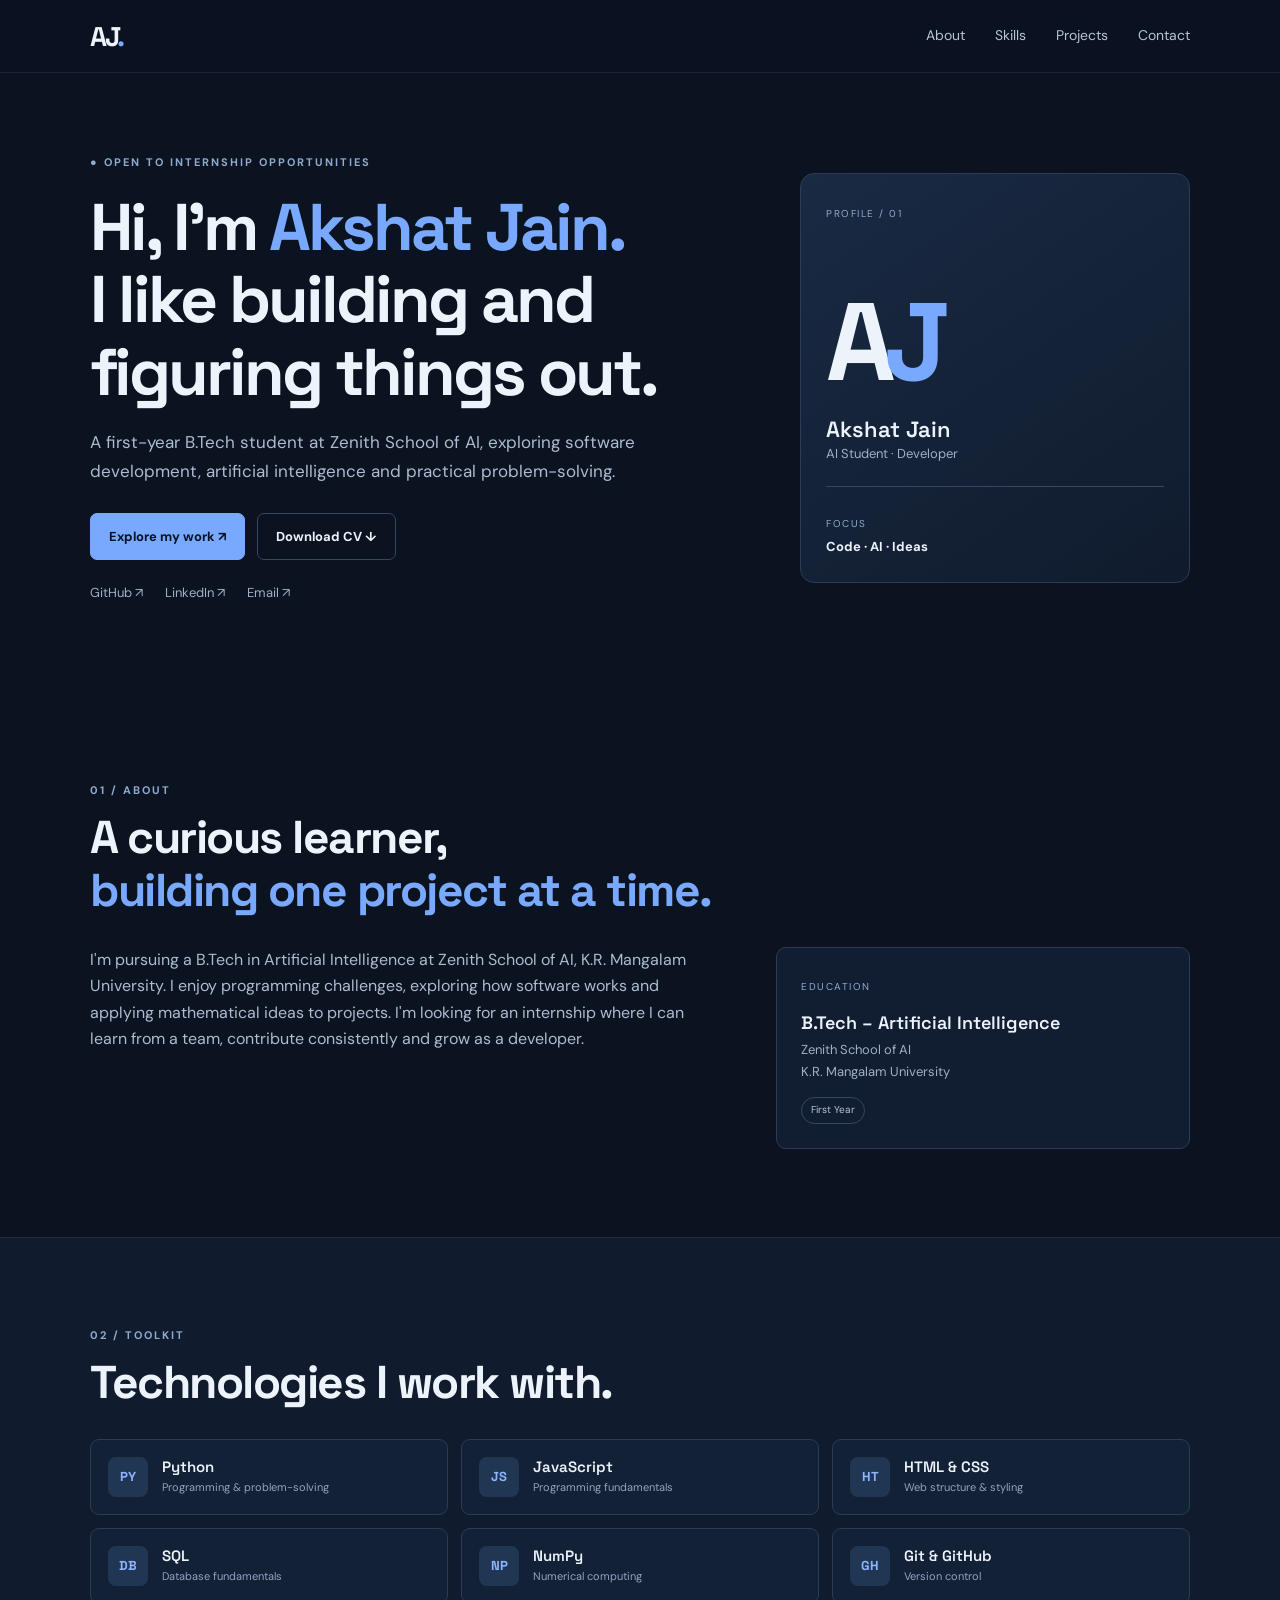
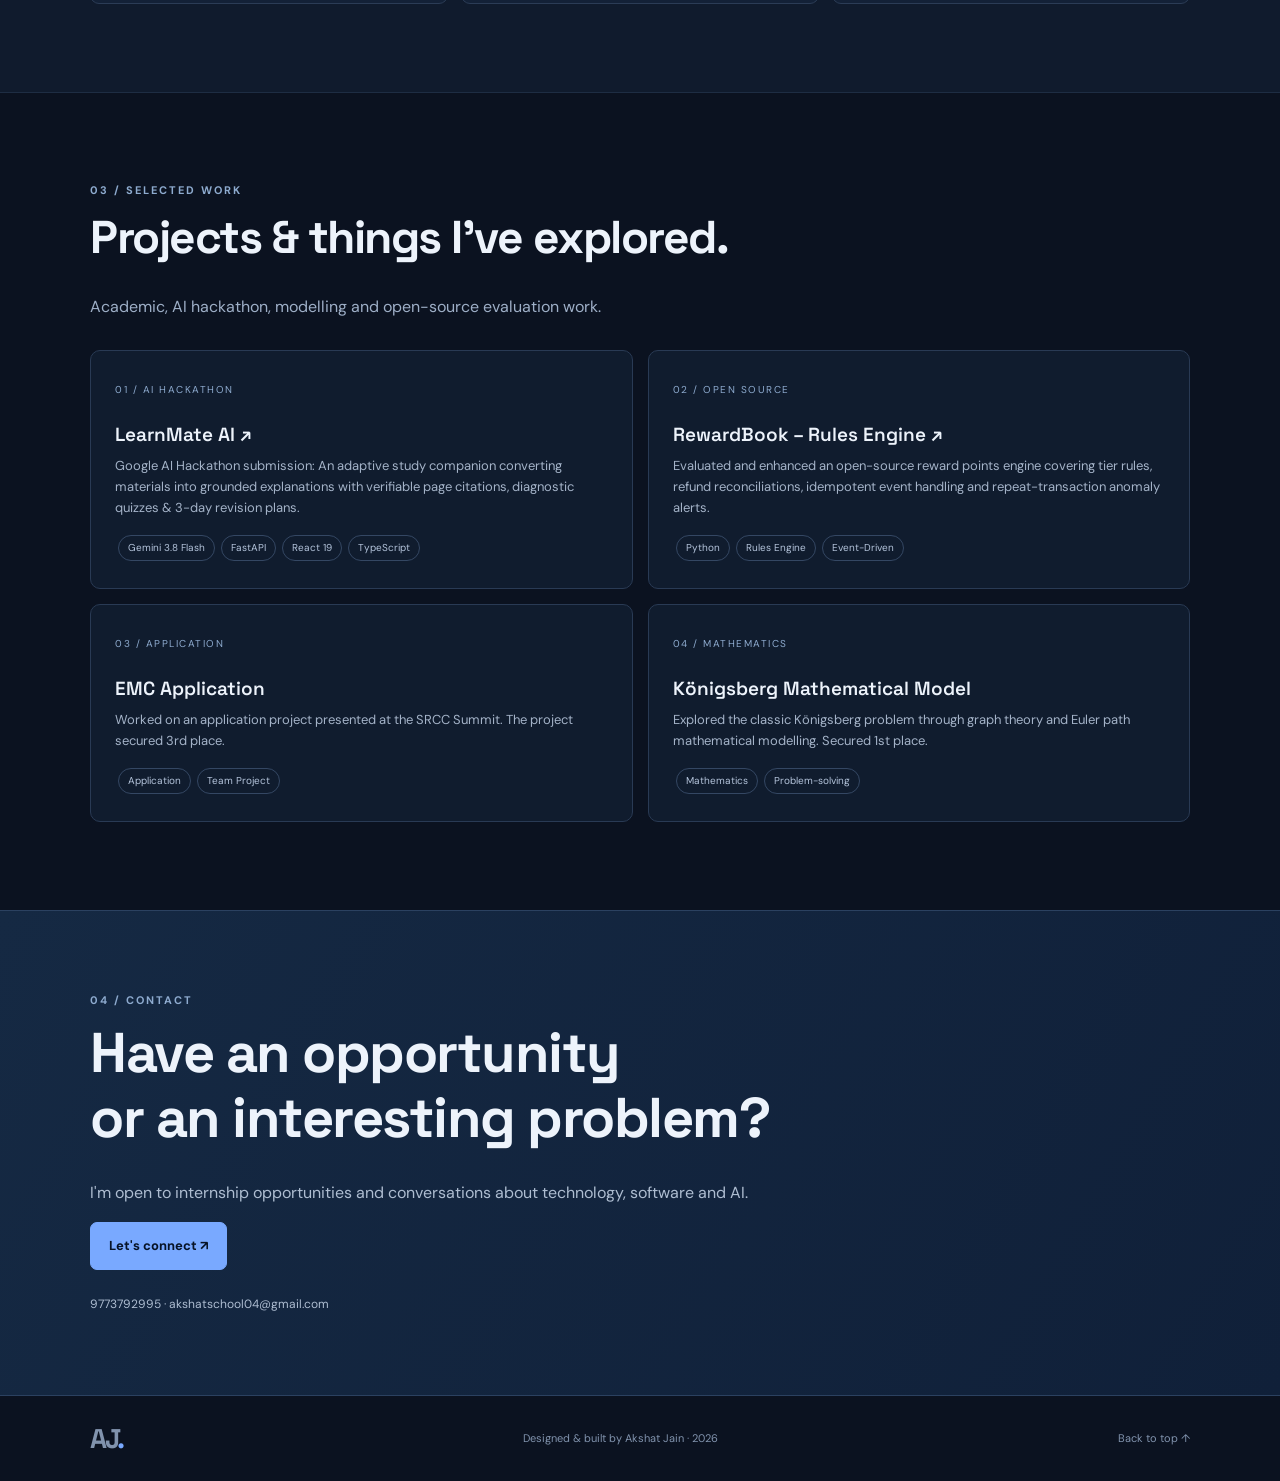
<file: index.html>
<!doctype html><html lang="en"><head><meta charset="UTF-8"><meta name="viewport" content="width=device-width,initial-scale=1"><meta name="description" content="Akshat Jain — AI student and developer"><title>Akshat Jain | Portfolio</title><link rel="preconnect" href="https://fonts.googleapis.com"><link href="https://fonts.googleapis.com/css2?family=DM+Sans:wght@400;500;600;700&family=Space+Grotesk:wght@500;600;700&display=swap" rel="stylesheet"><link rel="stylesheet" href="style.css"></head><body>
<header><nav class="nav wrap"><a class="logo" href="#home">AJ<span>.</span></a><button class="menu" aria-label="Toggle menu">☰</button><div class="links"><a href="#about">About</a><a href="#skills">Skills</a><a href="#projects">Projects</a><a href="#contact">Contact</a></div></nav></header>
<main><section class="hero wrap" id="home"><div><p class="eyebrow">● OPEN TO INTERNSHIP OPPORTUNITIES</p><h1>Hi, I'm <em>Akshat Jain.</em><br>I like building and figuring things out.</h1><p class="lead">A first-year B.Tech student at Zenith School of AI, exploring software development, artificial intelligence and practical problem-solving.</p><div class="actions"><a class="btn primary" href="#projects">Explore my work ↗</a><a class="btn" href="Akshat_Jain_Internship_CV.pdf" download>Download CV ↓</a></div><div class="social"><a href="https://github.com/akshats07-spec">GitHub ↗</a><a href="https://www.linkedin.com/in/akshat-jain-b593a9361/">LinkedIn ↗</a><a href="mailto:akshatschool04@gmail.com">Email ↗</a></div></div><aside class="profile"><small>PROFILE / 01</small><div class="monogram">A<span>J</span></div><h2>Akshat Jain</h2><p>AI Student · Developer</p><hr><small>FOCUS</small><b>Code · AI · Ideas</b></aside></section>
<section class="section wrap" id="about"><p class="eyebrow">01 / ABOUT</p><h2>A curious learner,<br><em>building one project at a time.</em></h2><div class="two"><p>I'm pursuing a B.Tech in Artificial Intelligence at Zenith School of AI, K.R. Mangalam University. I enjoy programming challenges, exploring how software works and applying mathematical ideas to projects. I'm looking for an internship where I can learn from a team, contribute consistently and grow as a developer.</p><aside class="tile"><small>EDUCATION</small><h3>B.Tech – Artificial Intelligence</h3><p>Zenith School of AI<br>K.R. Mangalam University</p><span>First Year</span></aside></div></section>
<section class="section shade" id="skills"><div class="wrap"><p class="eyebrow">02 / TOOLKIT</p><h2>Technologies I work with.</h2><div class="skills"><article><b>PY</b><div><h3>Python</h3><p>Programming & problem-solving</p></div></article><article><b>JS</b><div><h3>JavaScript</h3><p>Programming fundamentals</p></div></article><article><b>HT</b><div><h3>HTML & CSS</h3><p>Web structure & styling</p></div></article><article><b>DB</b><div><h3>SQL</h3><p>Database fundamentals</p></div></article><article><b>NP</b><div><h3>NumPy</h3><p>Numerical computing</p></div></article><article><b>GH</b><div><h3>Git & GitHub</h3><p>Version control</p></div></article></div></div></section>
<section class="section wrap" id="projects"><p class="eyebrow">03 / SELECTED WORK</p><h2>Projects & things I've explored.</h2><p class="sub">Academic, AI hackathon, modelling and open-source evaluation work.</p><div class="projects">
<article><small>01 / AI HACKATHON</small><h3><a href="https://github.com/akshats07-spec/Learnmate-final" target="_blank">LearnMate AI ↗</a></h3><p>Google AI Hackathon submission: An adaptive study companion converting materials into grounded explanations with verifiable page citations, diagnostic quizzes & 3-day revision plans.</p><span>Gemini 3.8 Flash</span><span>FastAPI</span><span>React 19</span><span>TypeScript</span></article>
<article><small>02 / OPEN SOURCE</small><h3><a href="https://github.com/akshats07-spec/RewardBook-Open-Source-Evaluation" target="_blank">RewardBook – Rules Engine ↗</a></h3><p>Evaluated and enhanced an open-source reward points engine covering tier rules, refund reconciliations, idempotent event handling and repeat-transaction anomaly alerts.</p><span>Python</span><span>Rules Engine</span><span>Event-Driven</span></article>
<article><small>03 / APPLICATION</small><h3>EMC Application</h3><p>Worked on an application project presented at the SRCC Summit. The project secured 3rd place.</p><span>Application</span><span>Team Project</span></article>
<article><small>04 / MATHEMATICS</small><h3>Königsberg Mathematical Model</h3><p>Explored the classic Königsberg problem through graph theory and Euler path mathematical modelling. Secured 1st place.</p><span>Mathematics</span><span>Problem-solving</span></article></div></section>
<section class="contact" id="contact"><div class="wrap"><p class="eyebrow">04 / CONTACT</p><h2>Have an opportunity<br>or an interesting problem?</h2><p>I'm open to internship opportunities and conversations about technology, software and AI.</p><a class="btn primary" href="mailto:akshatschool04@gmail.com">Let's connect ↗</a><p class="contactline">9773792995 · akshatschool04@gmail.com</p></div></section></main>
<footer class="wrap foot"><a class="logo" href="#home">AJ<span>.</span></a><p>Designed & built by Akshat Jain · <span id="year"></span></p><a href="#home">Back to top ↑</a></footer><script src="script.js"></script></body></html>
</file>
<file: style.css>
*{box-sizing:border-box}html{scroll-behavior:smooth}body{margin:0;background:#0b1220;color:#edf3fb;font:16px/1.65 'DM Sans',sans-serif}a{color:inherit;text-decoration:none}.wrap{width:min(1100px,calc(100% - 42px));margin:auto}header{position:sticky;top:0;background:#0b1220eF;backdrop-filter:blur(12px);border-bottom:1px solid #ffffff12;z-index:5}.nav{height:72px;display:flex;align-items:center;justify-content:space-between}.logo{font:700 27px 'Space Grotesk';letter-spacing:-2px}.logo span,em{color:#79a9ff;font-style:normal}.links{display:flex;gap:30px;color:#b8c4d5;font-size:14px}.menu{display:none;background:none;border:0;color:white;font-size:24px}.hero{min-height:620px;display:grid;grid-template-columns:1.25fr .75fr;align-items:center;gap:60px;padding-top:65px;padding-bottom:75px}.eyebrow{font-size:11px;letter-spacing:2px;font-weight:700;color:#8eabcf}h1,h2,h3,p{margin-top:0}h1{font:700 clamp(40px,6vw,66px)/1.1 'Space Grotesk';letter-spacing:-3px;margin:20px 0}.lead{color:#aebbd0;max-width:590px;font-size:17px}.actions{display:flex;gap:12px;margin:28px 0 22px;flex-wrap:wrap}.btn{display:inline-block;padding:12px 18px;border:1px solid #344763;border-radius:7px;font-size:13px;font-weight:700}.primary{background:#79a9ff;color:#071326;border-color:#79a9ff}.social{display:flex;gap:22px;color:#9eb0c8;font-size:13px}.profile{position:relative;overflow:hidden;padding:25px;border:1px solid #2b3c56;border-radius:14px;background:linear-gradient(145deg,#192a43,#101b2d);min-height:340px}.profile small,.tile small,.projects small{font-size:10px;letter-spacing:1.5px;color:#8eabcf}.monogram{font:700 110px/.95 'Space Grotesk';letter-spacing:-12px;margin:65px 0 20px}.monogram span{color:#79a9ff}.profile h2{font:600 22px 'Space Grotesk';margin:0}.profile p,.tile p{color:#9eafc7;font-size:13px}.profile hr{border:0;border-top:1px solid #344763;margin:22px 0}.profile b{display:block;font-size:13px}.section{padding:88px 0}.section h2,.contact h2{font:700 clamp(32px,4vw,46px)/1.15 'Space Grotesk';letter-spacing:-1.5px;margin:12px 0 30px}.two{display:grid;grid-template-columns:1.2fr .8fr;gap:65px}.two>p{color:#aebbd0}.tile{padding:24px;border:1px solid #2b3c56;border-radius:10px;background:#111e31}.tile h3{font:600 18px 'Space Grotesk';margin:13px 0 5px}.tile span,.projects article span{display:inline-block;border:1px solid #344763;border-radius:20px;padding:4px 9px;font-size:10px;color:#b5c5dc}.shade{background:#101b2d;border-block:1px solid #1e2d43}.skills{display:grid;grid-template-columns:repeat(3,1fr);gap:13px}.skills article{display:flex;align-items:center;gap:14px;padding:17px;border:1px solid #2b3c56;border-radius:9px;background:#132137}.skills article>b{display:grid;place-items:center;width:40px;height:40px;background:#203653;border-radius:8px;color:#8eb5ff;font:700 13px 'Space Grotesk'}.skills h3{font:600 15px 'Space Grotesk';margin:0}.skills p{font-size:11px;color:#91a4bf;margin:2px 0 0}.sub{color:#9eafc7}.projects{display:grid;grid-template-columns:repeat(2,1fr);gap:15px;margin-top:30px}.projects article{padding:24px;border:1px solid #293a54;border-radius:10px;background:#101c2e;min-height:215px}.projects h3{font:600 19px 'Space Grotesk';margin:20px 0 8px}.projects p{color:#a4b3c8;font-size:13px}.projects article span{margin:3px}.contact{background:linear-gradient(120deg,#152943,#102039);border-block:1px solid #2b4160;padding:80px 0}.contact h2{font-size:clamp(38px,5vw,56px)}.contact>div>p:not(.eyebrow){color:#aebdd1}.contactline{margin:25px 0 0;color:#91a7c4;font-size:12px}.foot{min-height:85px;display:flex;align-items:center;justify-content:space-between;color:#8193ad;font-size:11px}.foot p{margin:0}@media(max-width:740px){.menu{display:block}.links{display:none;position:absolute;top:72px;left:0;right:0;padding:20px;background:#101b2d;flex-direction:column}.links.open{display:flex}.hero{grid-template-columns:1fr;gap:30px;min-height:auto;padding:60px 0}.two{grid-template-columns:1fr;gap:20px}.skills{grid-template-columns:repeat(2,1fr)}.projects{grid-template-columns:1fr}.section{padding:65px 0}.foot{padding:20px 0;gap:12px;flex-wrap:wrap}.foot p{width:100%;order:3}}@media(max-width:430px){.skills{grid-template-columns:1fr}.actions{flex-direction:column}.btn{text-align:center}h1{letter-spacing:-2px}}
</file>
